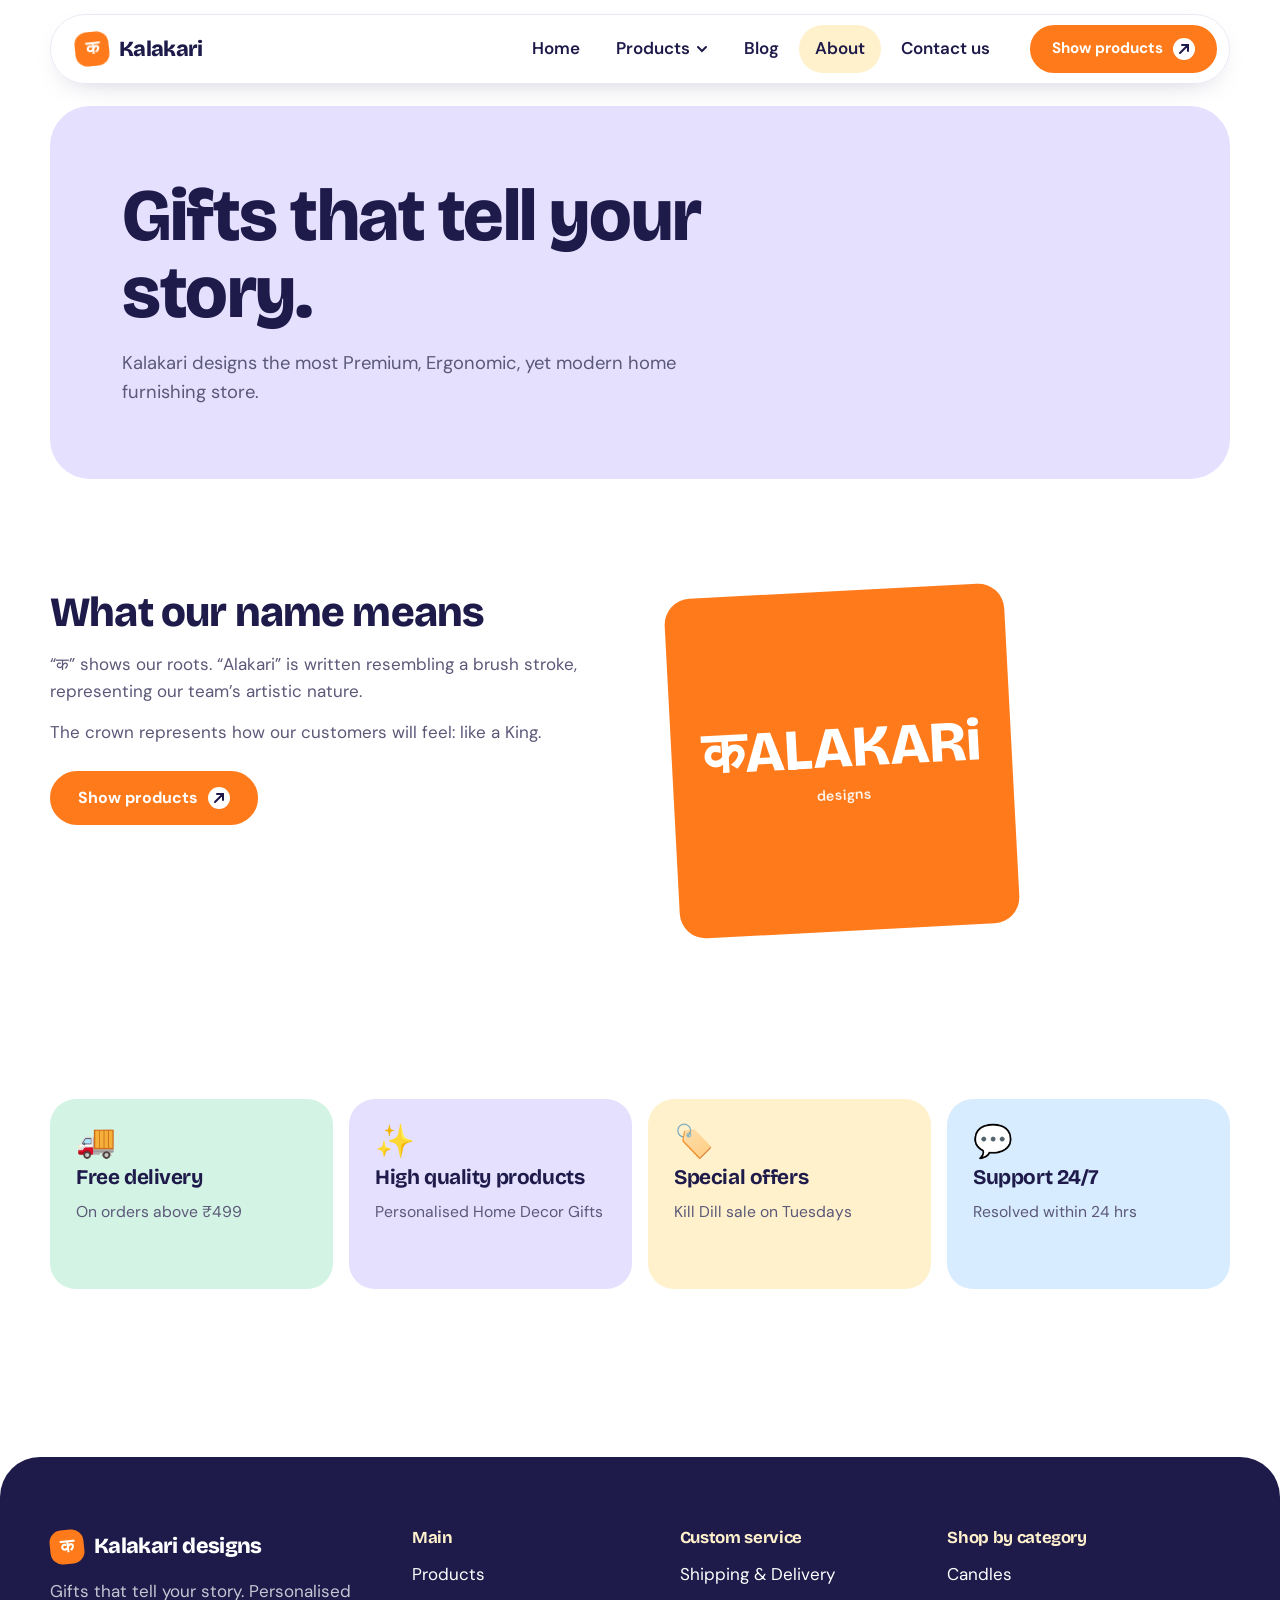
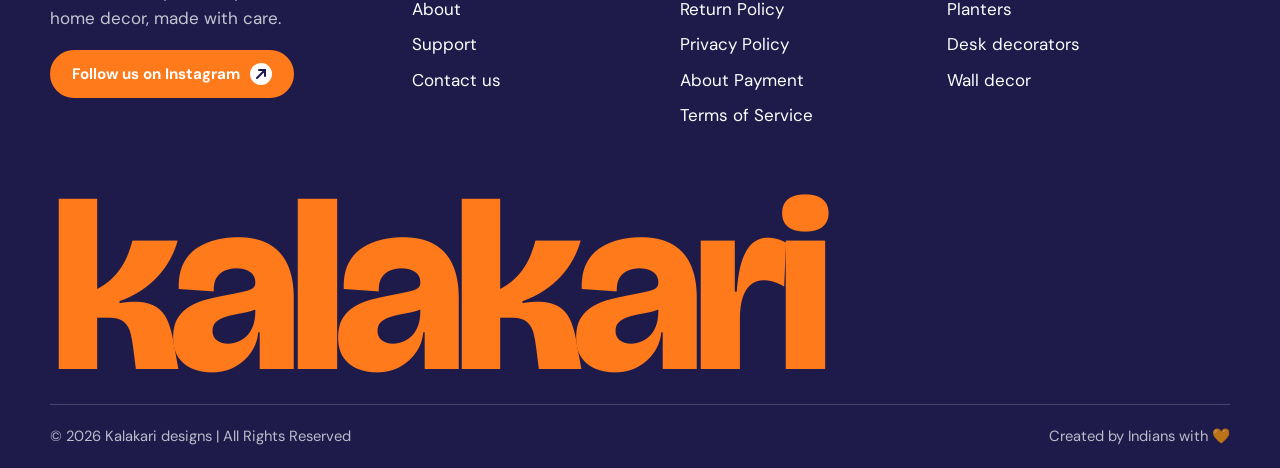
<file: about.html>
<!DOCTYPE html>
<html lang="en">
<head>
  <meta charset="utf-8">
  <meta name="viewport" content="width=device-width, initial-scale=1">
  <title>About | Kalakari Designs</title>
  <meta name="description" content="The story behind Kalakari Designs: premium, ergonomic, modern home decor made by Indians.">
  <meta name="theme-color" content="#ffffff">
  <meta property="og:title" content="About | Kalakari Designs">
  <meta property="og:description" content="The story behind Kalakari Designs: premium, ergonomic, modern home decor made by Indians.">
  <meta property="og:type" content="website">
  <link rel="icon" href="data:image/svg+xml,%3Csvg xmlns='http://www.w3.org/2000/svg' viewBox='0 0 100 100'%3E%3Crect width='100' height='100' rx='28' fill='%23ff7a1a'/%3E%3Ctext x='50' y='70' font-size='62' text-anchor='middle' fill='white' font-family='sans-serif' font-weight='bold'%3E%E0%A4%95%3C/text%3E%3C/svg%3E">
  <link rel="preconnect" href="https://fonts.googleapis.com">
  <link rel="preconnect" href="https://fonts.gstatic.com" crossorigin>
  <link href="https://fonts.googleapis.com/css2?family=Bricolage+Grotesque:opsz,wght@12..96,700;12..96,800&family=DM+Sans:wght@400;500;600;700&display=swap" rel="stylesheet">
  <link rel="stylesheet" href="css/styles.css">
</head>
<body>
<a class="skip-link" href="#main">Skip to content</a>
<header class="site-header">
  <div class="container">
    <nav class="nav" aria-label="Main">
      <a class="brand" href="index.html" aria-label="Kalakari Designs home"><span class="brand__mark" aria-hidden="true">क</span>Kalakari</a>
      <button class="nav__burger" aria-label="Open menu" aria-expanded="false"><span></span><span></span><span></span></button>
      <div class="nav__links">
        <a class="nav__link" href="index.html">Home</a>
        <div class="nav__drop">
          <button class="nav__dropbtn" aria-expanded="false" aria-haspopup="true">Products
            <svg width="12" height="12" viewBox="0 0 12 12" fill="none" stroke="currentColor" stroke-width="2" stroke-linecap="round"><path d="m2 4 4 4 4-4"/></svg></button>
          <div class="nav__menu"><a href="shop.html?cat=candles">Candles</a><a href="shop.html?cat=planters">Planters</a><a href="shop.html?cat=key-chains">Key Chains</a><a href="shop.html?cat=coasters">Coasters</a><a href="shop.html?cat=fridge-magnets">Fridge Magnets</a><a href="shop.html?cat=toys">Toys</a><a href="shop.html?cat=desk-gadgets">Office Desk Decorators</a><a href="shop.html?cat=jewelry-box">Jewelry Box</a><a href="shop.html?cat=wall-decor">Wall Decor</a><a href="shop.html?cat=bathroom">Bathroom Solutions</a><a href="shop.html?cat=kitchen">Kitchen</a><a href="shop.html?cat=gaming">Gaming</a></div>
        </div>
        <a class="nav__link" href="blog.html">Blog</a>
        <a class="nav__link" href="about.html" aria-current="page">About</a>
        <a class="nav__link" href="contact.html">Contact us</a>
      </div>
      <a class="btn btn--orange btn--sm nav__cta" href="shop.html">Show products <span class="btn__arrow" aria-hidden="true"><svg width="12" height="12" viewBox="0 0 12 12" fill="none" stroke="currentColor" stroke-width="2" stroke-linecap="round"><path d="M2 10 10 2M4 2h6v6"/></svg></span></a>
    </nav>
  </div>
</header>
<main id="main">

<section class="page-hero">
  <div class="container"><div class="page-hero__panel">
    <h1>Gifts that tell your story.</h1>
    <p>Kalakari designs the most Premium, Ergonomic, yet modern home furnishing store.</p>
  </div></div>
</section>
<section class="section">
  <div class="container two-col">
    <div class="prose">
      <h2>What our name means</h2>
      <p>“क” shows our roots. “Alakari” is written resembling a brush stroke, representing our team’s artistic nature.</p>
      <p>The crown represents how our customers will feel: like a King.</p>
      <p style="margin-top:24px"><a class="btn btn--orange" href="shop.html">Show products <span class="btn__arrow" aria-hidden="true"><svg width="12" height="12" viewBox="0 0 12 12" fill="none" stroke="currentColor" stroke-width="2" stroke-linecap="round"><path d="M2 10 10 2M4 2h6v6"/></svg></span></a></p>
    </div>
    <div class="story__logo" style="max-width:340px;color:#fff" aria-hidden="true"><div>कALAKARi<small>designs</small></div></div>
  </div>
</section>
<section class="section section--tight">
  <div class="container"><div class="perks">
    <div class="perk"><span class="perk__icon" aria-hidden="true">🚚</span><h3>Free delivery</h3><p>On orders above ₹499</p></div>
    <div class="perk"><span class="perk__icon" aria-hidden="true">✨</span><h3>High quality products</h3><p>Personalised Home Decor Gifts</p></div>
    <div class="perk"><span class="perk__icon" aria-hidden="true">🏷️</span><h3>Special offers</h3><p>Kill Dill sale on Tuesdays</p></div>
    <div class="perk"><span class="perk__icon" aria-hidden="true">💬</span><h3>Support 24/7</h3><p>Resolved within 24 hrs</p></div>
  </div></div>
</section>

</main>
<footer class="footer">
  <div class="container">
    <div class="footer__cols">
      <div class="footer__about">
        <a class="brand" href="index.html"><span class="brand__mark" aria-hidden="true">क</span>Kalakari designs</a>
        <p>Gifts that tell your story. Personalised home decor, made with care.</p>
        <a class="btn btn--orange btn--sm" href="https://www.instagram.com/kalakari_designs_/" target="_blank" rel="noopener">Follow us on Instagram <span class="btn__arrow" aria-hidden="true"><svg width="12" height="12" viewBox="0 0 12 12" fill="none" stroke="currentColor" stroke-width="2" stroke-linecap="round"><path d="M2 10 10 2M4 2h6v6"/></svg></span></a>
      </div>
      <div>
        <h4>Main</h4>
        <ul><li><a href="shop.html">Products</a></li><li><a href="about.html">About</a></li><li><a href="contact.html">Support</a></li><li><a href="contact.html">Contact us</a></li></ul>
      </div>
      <div>
        <h4>Custom service</h4>
        <ul><li><a href="#">Shipping &amp; Delivery</a></li><li><a href="#">Return Policy</a></li><li><a href="#">Privacy Policy</a></li><li><a href="#">About Payment</a></li><li><a href="#">Terms of Service</a></li></ul>
      </div>
      <div>
        <h4>Shop by category</h4>
        <ul><li><a href="shop.html?cat=candles">Candles</a></li><li><a href="shop.html?cat=planters">Planters</a></li><li><a href="shop.html?cat=desk-gadgets">Desk decorators</a></li><li><a href="shop.html?cat=wall-decor">Wall decor</a></li></ul>
      </div>
    </div>
    <div class="footer__wordmark" aria-hidden="true">kalakari</div>
  </div>
  <div class="container footer__legal">
    <span>© <span data-year>2026</span> Kalakari designs | All Rights Reserved</span>
    <span>Created by Indians with 🧡</span>
  </div>
</footer>
<script src="js/products.js"></script>
<script src="js/main.js"></script>
</body>
</html>
</file>
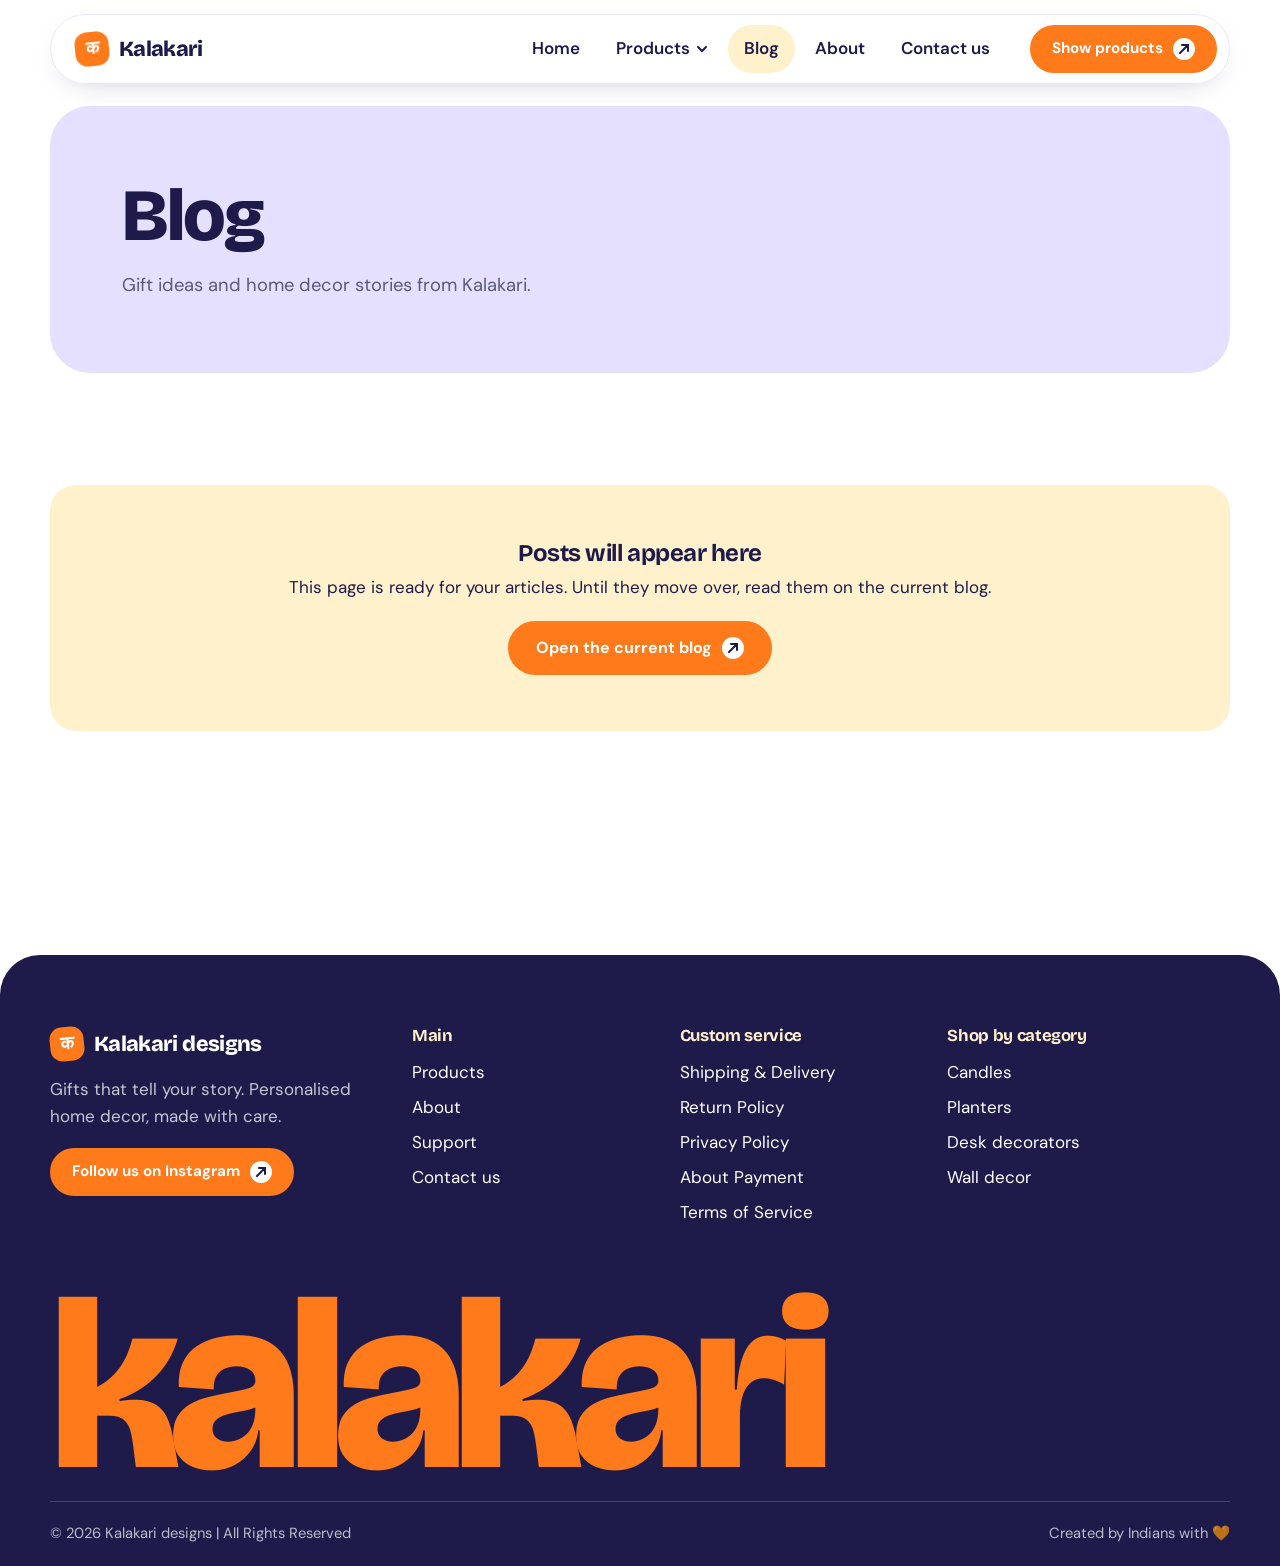
<file: blog.html>
<!DOCTYPE html>
<html lang="en">
<head>
  <meta charset="utf-8">
  <meta name="viewport" content="width=device-width, initial-scale=1">
  <title>Blog | Kalakari Designs</title>
  <meta name="description" content="Gift ideas and home decor stories from Kalakari Designs.">
  <meta name="theme-color" content="#ffffff">
  <meta property="og:title" content="Blog | Kalakari Designs">
  <meta property="og:description" content="Gift ideas and home decor stories from Kalakari Designs.">
  <meta property="og:type" content="website">
  <link rel="icon" href="data:image/svg+xml,%3Csvg xmlns='http://www.w3.org/2000/svg' viewBox='0 0 100 100'%3E%3Crect width='100' height='100' rx='28' fill='%23ff7a1a'/%3E%3Ctext x='50' y='70' font-size='62' text-anchor='middle' fill='white' font-family='sans-serif' font-weight='bold'%3E%E0%A4%95%3C/text%3E%3C/svg%3E">
  <link rel="preconnect" href="https://fonts.googleapis.com">
  <link rel="preconnect" href="https://fonts.gstatic.com" crossorigin>
  <link href="https://fonts.googleapis.com/css2?family=Bricolage+Grotesque:opsz,wght@12..96,700;12..96,800&family=DM+Sans:wght@400;500;600;700&display=swap" rel="stylesheet">
  <link rel="stylesheet" href="css/styles.css">
</head>
<body>
<a class="skip-link" href="#main">Skip to content</a>
<header class="site-header">
  <div class="container">
    <nav class="nav" aria-label="Main">
      <a class="brand" href="index.html" aria-label="Kalakari Designs home"><span class="brand__mark" aria-hidden="true">क</span>Kalakari</a>
      <button class="nav__burger" aria-label="Open menu" aria-expanded="false"><span></span><span></span><span></span></button>
      <div class="nav__links">
        <a class="nav__link" href="index.html">Home</a>
        <div class="nav__drop">
          <button class="nav__dropbtn" aria-expanded="false" aria-haspopup="true">Products
            <svg width="12" height="12" viewBox="0 0 12 12" fill="none" stroke="currentColor" stroke-width="2" stroke-linecap="round"><path d="m2 4 4 4 4-4"/></svg></button>
          <div class="nav__menu"><a href="shop.html?cat=candles">Candles</a><a href="shop.html?cat=planters">Planters</a><a href="shop.html?cat=key-chains">Key Chains</a><a href="shop.html?cat=coasters">Coasters</a><a href="shop.html?cat=fridge-magnets">Fridge Magnets</a><a href="shop.html?cat=toys">Toys</a><a href="shop.html?cat=desk-gadgets">Office Desk Decorators</a><a href="shop.html?cat=jewelry-box">Jewelry Box</a><a href="shop.html?cat=wall-decor">Wall Decor</a><a href="shop.html?cat=bathroom">Bathroom Solutions</a><a href="shop.html?cat=kitchen">Kitchen</a><a href="shop.html?cat=gaming">Gaming</a></div>
        </div>
        <a class="nav__link" href="blog.html" aria-current="page">Blog</a>
        <a class="nav__link" href="about.html">About</a>
        <a class="nav__link" href="contact.html">Contact us</a>
      </div>
      <a class="btn btn--orange btn--sm nav__cta" href="shop.html">Show products <span class="btn__arrow" aria-hidden="true"><svg width="12" height="12" viewBox="0 0 12 12" fill="none" stroke="currentColor" stroke-width="2" stroke-linecap="round"><path d="M2 10 10 2M4 2h6v6"/></svg></span></a>
    </nav>
  </div>
</header>
<main id="main">

<section class="page-hero">
  <div class="container"><div class="page-hero__panel">
    <h1>Blog</h1>
    <p>Gift ideas and home decor stories from Kalakari.</p>
  </div></div>
</section>
<section class="section">
  <div class="container">
    <div class="empty">
      <h3>Posts will appear here</h3>
      <p style="margin-bottom:20px">This page is ready for your articles. Until they move over, read them on the current blog.</p>
      <a class="btn btn--orange" href="https://kalakaridesigns.com/blog/" target="_blank" rel="noopener">Open the current blog <span class="btn__arrow" aria-hidden="true"><svg width="12" height="12" viewBox="0 0 12 12" fill="none" stroke="currentColor" stroke-width="2" stroke-linecap="round"><path d="M2 10 10 2M4 2h6v6"/></svg></span></a>
    </div>
  </div>
</section>

</main>
<footer class="footer">
  <div class="container">
    <div class="footer__cols">
      <div class="footer__about">
        <a class="brand" href="index.html"><span class="brand__mark" aria-hidden="true">क</span>Kalakari designs</a>
        <p>Gifts that tell your story. Personalised home decor, made with care.</p>
        <a class="btn btn--orange btn--sm" href="https://www.instagram.com/kalakari_designs_/" target="_blank" rel="noopener">Follow us on Instagram <span class="btn__arrow" aria-hidden="true"><svg width="12" height="12" viewBox="0 0 12 12" fill="none" stroke="currentColor" stroke-width="2" stroke-linecap="round"><path d="M2 10 10 2M4 2h6v6"/></svg></span></a>
      </div>
      <div>
        <h4>Main</h4>
        <ul><li><a href="shop.html">Products</a></li><li><a href="about.html">About</a></li><li><a href="contact.html">Support</a></li><li><a href="contact.html">Contact us</a></li></ul>
      </div>
      <div>
        <h4>Custom service</h4>
        <ul><li><a href="#">Shipping &amp; Delivery</a></li><li><a href="#">Return Policy</a></li><li><a href="#">Privacy Policy</a></li><li><a href="#">About Payment</a></li><li><a href="#">Terms of Service</a></li></ul>
      </div>
      <div>
        <h4>Shop by category</h4>
        <ul><li><a href="shop.html?cat=candles">Candles</a></li><li><a href="shop.html?cat=planters">Planters</a></li><li><a href="shop.html?cat=desk-gadgets">Desk decorators</a></li><li><a href="shop.html?cat=wall-decor">Wall decor</a></li></ul>
      </div>
    </div>
    <div class="footer__wordmark" aria-hidden="true">kalakari</div>
  </div>
  <div class="container footer__legal">
    <span>© <span data-year>2026</span> Kalakari designs | All Rights Reserved</span>
    <span>Created by Indians with 🧡</span>
  </div>
</footer>
<script src="js/products.js"></script>
<script src="js/main.js"></script>
</body>
</html>
</file>
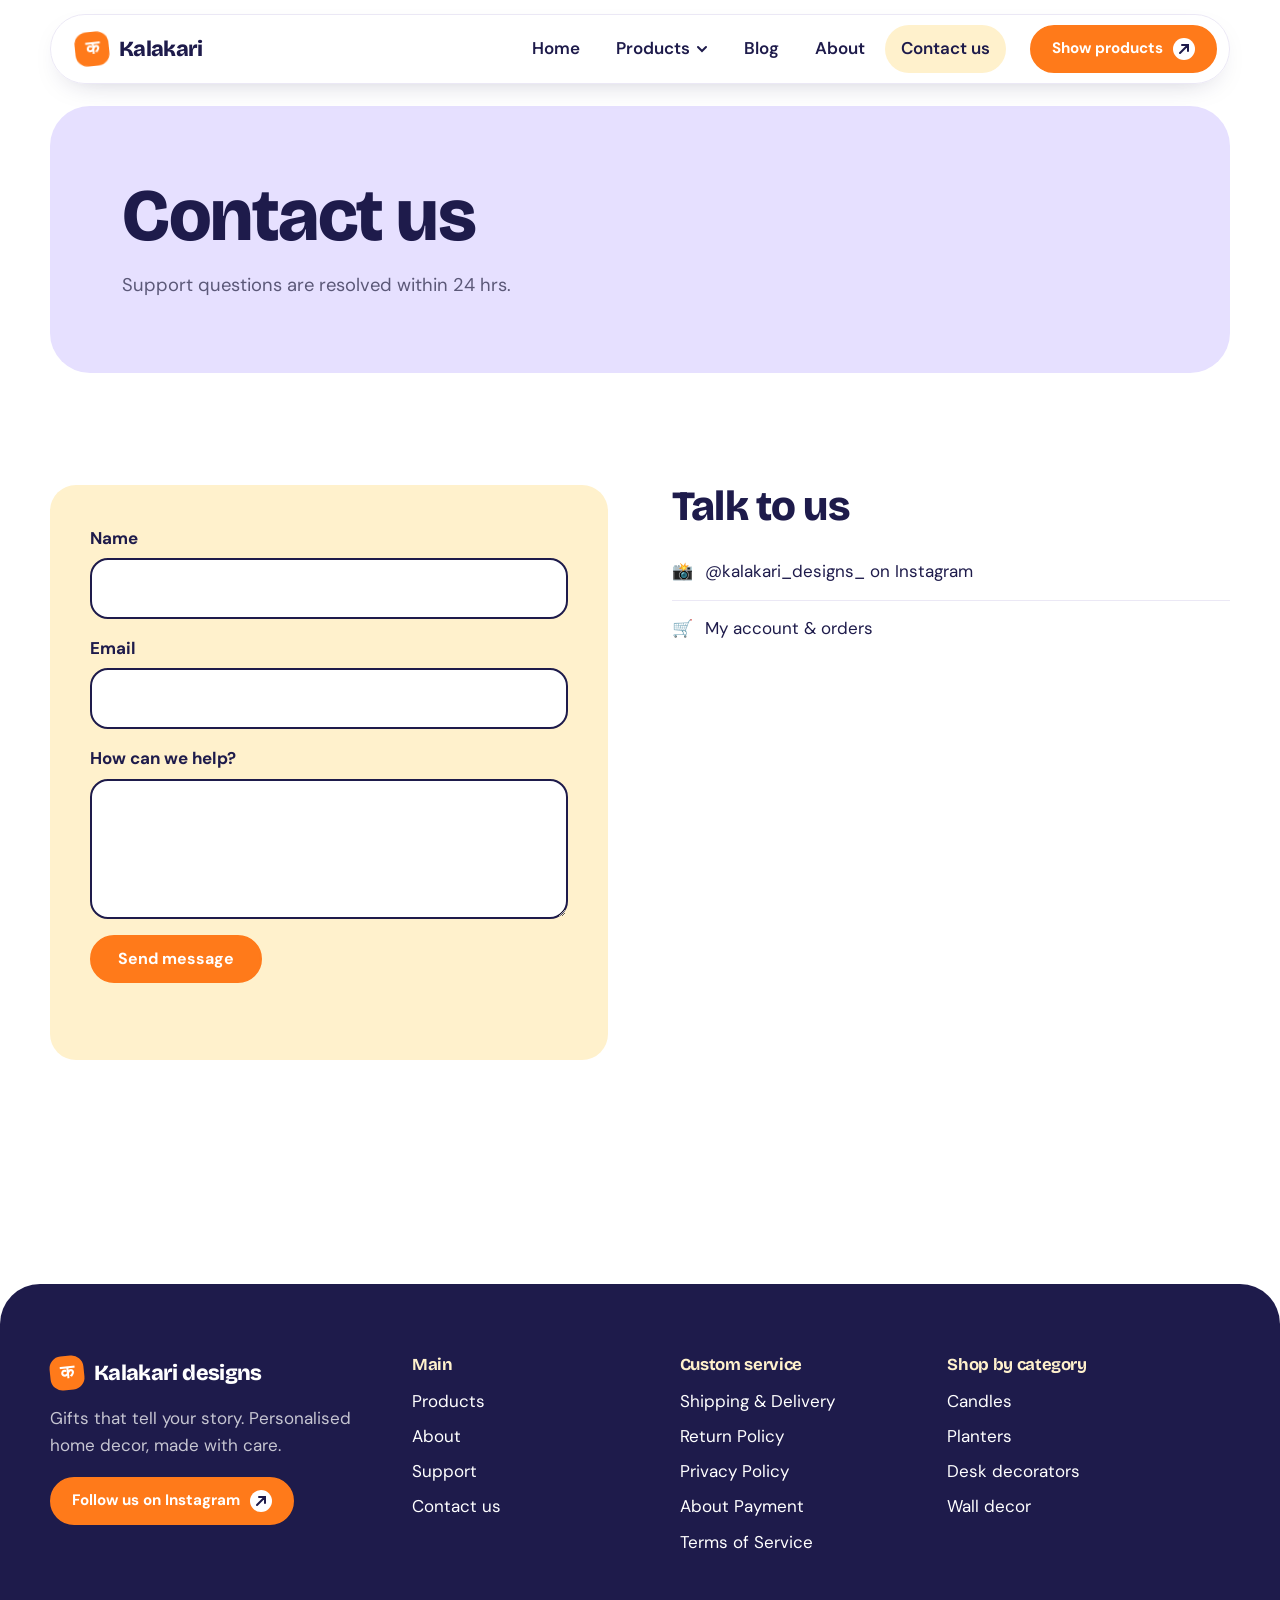
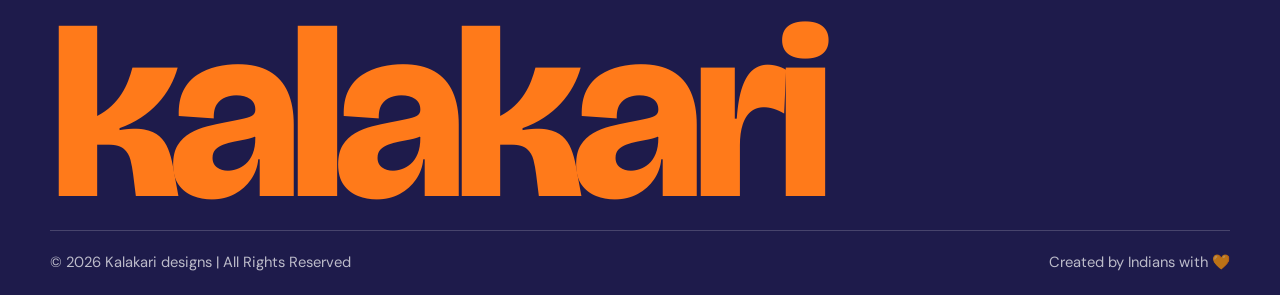
<file: contact.html>
<!DOCTYPE html>
<html lang="en">
<head>
  <meta charset="utf-8">
  <meta name="viewport" content="width=device-width, initial-scale=1">
  <title>Contact us | Kalakari Designs</title>
  <meta name="description" content="Get in touch with Kalakari Designs. Support resolved within 24 hrs.">
  <meta name="theme-color" content="#ffffff">
  <meta property="og:title" content="Contact us | Kalakari Designs">
  <meta property="og:description" content="Get in touch with Kalakari Designs. Support resolved within 24 hrs.">
  <meta property="og:type" content="website">
  <link rel="icon" href="data:image/svg+xml,%3Csvg xmlns='http://www.w3.org/2000/svg' viewBox='0 0 100 100'%3E%3Crect width='100' height='100' rx='28' fill='%23ff7a1a'/%3E%3Ctext x='50' y='70' font-size='62' text-anchor='middle' fill='white' font-family='sans-serif' font-weight='bold'%3E%E0%A4%95%3C/text%3E%3C/svg%3E">
  <link rel="preconnect" href="https://fonts.googleapis.com">
  <link rel="preconnect" href="https://fonts.gstatic.com" crossorigin>
  <link href="https://fonts.googleapis.com/css2?family=Bricolage+Grotesque:opsz,wght@12..96,700;12..96,800&family=DM+Sans:wght@400;500;600;700&display=swap" rel="stylesheet">
  <link rel="stylesheet" href="css/styles.css">
</head>
<body>
<a class="skip-link" href="#main">Skip to content</a>
<header class="site-header">
  <div class="container">
    <nav class="nav" aria-label="Main">
      <a class="brand" href="index.html" aria-label="Kalakari Designs home"><span class="brand__mark" aria-hidden="true">क</span>Kalakari</a>
      <button class="nav__burger" aria-label="Open menu" aria-expanded="false"><span></span><span></span><span></span></button>
      <div class="nav__links">
        <a class="nav__link" href="index.html">Home</a>
        <div class="nav__drop">
          <button class="nav__dropbtn" aria-expanded="false" aria-haspopup="true">Products
            <svg width="12" height="12" viewBox="0 0 12 12" fill="none" stroke="currentColor" stroke-width="2" stroke-linecap="round"><path d="m2 4 4 4 4-4"/></svg></button>
          <div class="nav__menu"><a href="shop.html?cat=candles">Candles</a><a href="shop.html?cat=planters">Planters</a><a href="shop.html?cat=key-chains">Key Chains</a><a href="shop.html?cat=coasters">Coasters</a><a href="shop.html?cat=fridge-magnets">Fridge Magnets</a><a href="shop.html?cat=toys">Toys</a><a href="shop.html?cat=desk-gadgets">Office Desk Decorators</a><a href="shop.html?cat=jewelry-box">Jewelry Box</a><a href="shop.html?cat=wall-decor">Wall Decor</a><a href="shop.html?cat=bathroom">Bathroom Solutions</a><a href="shop.html?cat=kitchen">Kitchen</a><a href="shop.html?cat=gaming">Gaming</a></div>
        </div>
        <a class="nav__link" href="blog.html">Blog</a>
        <a class="nav__link" href="about.html">About</a>
        <a class="nav__link" href="contact.html" aria-current="page">Contact us</a>
      </div>
      <a class="btn btn--orange btn--sm nav__cta" href="shop.html">Show products <span class="btn__arrow" aria-hidden="true"><svg width="12" height="12" viewBox="0 0 12 12" fill="none" stroke="currentColor" stroke-width="2" stroke-linecap="round"><path d="M2 10 10 2M4 2h6v6"/></svg></span></a>
    </nav>
  </div>
</header>
<main id="main">

<section class="page-hero">
  <div class="container"><div class="page-hero__panel">
    <h1>Contact us</h1>
    <p>Support questions are resolved within 24 hrs.</p>
  </div></div>
</section>
<section class="section">
  <div class="container two-col">
    <div class="card">
      <form data-form="contact" novalidate>
        <div class="field"><label for="c-name">Name</label><input class="input" id="c-name" name="name" required autocomplete="name"></div>
        <div class="field"><label for="c-email">Email</label><input class="input" id="c-email" type="email" name="email" required autocomplete="email"></div>
        <div class="field"><label for="c-msg">How can we help?</label><textarea id="c-msg" name="message" required></textarea></div>
        <button class="btn btn--orange" type="submit">Send message</button>
        <p class="form-note" role="status"></p>
      </form>
    </div>
    <div class="prose">
      <h2>Talk to us</h2>
      <ul class="contact-list">
        <li>📸 <a href="https://www.instagram.com/kalakari_designs_/" target="_blank" rel="noopener">@kalakari_designs_ on Instagram</a></li>
        <li>🛒 <a href="https://kalakaridesigns.com/my-account/" target="_blank" rel="noopener">My account &amp; orders</a></li>
        <!-- TODO: add your support email / phone / address here -->
      </ul>
    </div>
  </div>
</section>

</main>
<footer class="footer">
  <div class="container">
    <div class="footer__cols">
      <div class="footer__about">
        <a class="brand" href="index.html"><span class="brand__mark" aria-hidden="true">क</span>Kalakari designs</a>
        <p>Gifts that tell your story. Personalised home decor, made with care.</p>
        <a class="btn btn--orange btn--sm" href="https://www.instagram.com/kalakari_designs_/" target="_blank" rel="noopener">Follow us on Instagram <span class="btn__arrow" aria-hidden="true"><svg width="12" height="12" viewBox="0 0 12 12" fill="none" stroke="currentColor" stroke-width="2" stroke-linecap="round"><path d="M2 10 10 2M4 2h6v6"/></svg></span></a>
      </div>
      <div>
        <h4>Main</h4>
        <ul><li><a href="shop.html">Products</a></li><li><a href="about.html">About</a></li><li><a href="contact.html">Support</a></li><li><a href="contact.html">Contact us</a></li></ul>
      </div>
      <div>
        <h4>Custom service</h4>
        <ul><li><a href="#">Shipping &amp; Delivery</a></li><li><a href="#">Return Policy</a></li><li><a href="#">Privacy Policy</a></li><li><a href="#">About Payment</a></li><li><a href="#">Terms of Service</a></li></ul>
      </div>
      <div>
        <h4>Shop by category</h4>
        <ul><li><a href="shop.html?cat=candles">Candles</a></li><li><a href="shop.html?cat=planters">Planters</a></li><li><a href="shop.html?cat=desk-gadgets">Desk decorators</a></li><li><a href="shop.html?cat=wall-decor">Wall decor</a></li></ul>
      </div>
    </div>
    <div class="footer__wordmark" aria-hidden="true">kalakari</div>
  </div>
  <div class="container footer__legal">
    <span>© <span data-year>2026</span> Kalakari designs | All Rights Reserved</span>
    <span>Created by Indians with 🧡</span>
  </div>
</footer>
<script src="js/products.js"></script>
<script src="js/main.js"></script>
</body>
</html>
</file>
<file: css/styles.css>
/* ==========================================================================
   Kalakari Designs — styles.css
   Theme inspired by gokiwi.in: bright white canvas, soft tinted panels,
   floating pill navigation, chunky rounded type, horizontal showcase cards.
   Edit the tokens in :root to re-theme the whole site.
   ========================================================================== */

:root {
  /* colour tokens */
  --ink: #1e1b4b;          /* text + dark panels */
  --ink-soft: #5b5878;     /* secondary text */
  --paper: #ffffff;        /* page background */
  --marigold: #ff7a1a;     /* brand accent (the Kalakari orange) */
  --marigold-dark: #e65f00;
  --butter: #fff1cc;       /* tinted panels */
  --mint: #d3f3e4;
  --lilac: #e6e0ff;
  --rose: #ffe0da;
  --sky: #d8ecff;
  --line: #ebe8f5;

  /* type */
  --font-display: "Bricolage Grotesque", "Trebuchet MS", system-ui, sans-serif;
  --font-body: "DM Sans", system-ui, -apple-system, "Segoe UI", sans-serif;

  /* shape — radius follows hierarchy: panels > cards > chips */
  --r-panel: 40px;
  --r-card: 26px;
  --r-chip: 999px;

  --container: 1180px;
  --gutter: clamp(16px, 4vw, 32px);
  --shadow-lift: 0 18px 40px -18px rgba(30, 27, 75, 0.35);
}

/* ---------- reset ---------- */
*, *::before, *::after { box-sizing: border-box; }
html { scroll-behavior: smooth; -webkit-text-size-adjust: 100%; }
body {
  margin: 0;
  font-family: var(--font-body);
  font-size: 1.0625rem;
  line-height: 1.6;
  color: var(--ink);
  background: var(--paper);
  -webkit-font-smoothing: antialiased;
}
img, svg { max-width: 100%; display: block; }
a { color: inherit; text-decoration: none; }
button, input, select, textarea { font: inherit; color: inherit; }
button { cursor: pointer; }
h1, h2, h3, h4 { font-family: var(--font-display); line-height: 1.05; margin: 0; letter-spacing: -0.02em; }
p { margin: 0; }
ul { margin: 0; padding: 0; list-style: none; }

:focus-visible { outline: 3px solid var(--marigold); outline-offset: 3px; border-radius: 8px; }

.skip-link {
  position: absolute; left: 16px; top: -60px; z-index: 100;
  background: var(--ink); color: #fff; padding: 10px 18px; border-radius: var(--r-chip);
}
.skip-link:focus { top: 12px; }

.container { width: min(100% - 2 * var(--gutter), var(--container)); margin-inline: auto; }
.section { padding-block: clamp(56px, 9vw, 112px); }
.section--tight { padding-block: clamp(32px, 5vw, 56px); }

/* ---------- buttons ---------- */
.btn {
  display: inline-flex; align-items: center; justify-content: center; gap: 10px;
  padding: 14px 26px; border-radius: var(--r-chip); border: 2px solid var(--ink);
  font-weight: 700; font-size: 1rem; line-height: 1; white-space: nowrap;
  background: var(--ink); color: #fff;
  transition: transform .18s ease, background .18s ease, color .18s ease;
}
.btn:hover { transform: translateY(-2px); }
.btn--orange { background: var(--marigold); border-color: var(--marigold); color: #fff; }
.btn--orange:hover { background: var(--marigold-dark); border-color: var(--marigold-dark); }
.btn--ghost { background: transparent; color: var(--ink); }
.btn--ghost:hover { background: var(--ink); color: #fff; }
.btn--sm { padding: 11px 20px; font-size: .95rem; }
.btn__arrow {
  width: 22px; height: 22px; border-radius: 50%; background: #fff; color: var(--ink);
  display: grid; place-items: center; flex: none; transition: transform .18s ease;
}
.btn:hover .btn__arrow { transform: translate(2px, -2px); }

/* ---------- header ---------- */
.site-header { position: sticky; top: 0; z-index: 50; padding: 14px 0; pointer-events: none; }
.nav {
  pointer-events: auto;
  display: flex; align-items: center; gap: 18px;
  background: rgba(255, 255, 255, .92); backdrop-filter: blur(12px);
  border: 1.5px solid var(--line); border-radius: var(--r-chip);
  padding: 10px 12px 10px 24px;
  box-shadow: 0 10px 30px -18px rgba(30, 27, 75, .35);
}
.brand { display: flex; align-items: center; gap: 10px; font-family: var(--font-display); font-weight: 800; font-size: 1.35rem; letter-spacing: -0.03em; }
.brand__mark {
  width: 34px; height: 34px; border-radius: 12px; background: var(--marigold); color: #fff;
  display: grid; place-items: center; font-size: 1.15rem; transform: rotate(-6deg);
}
.nav__links { display: flex; align-items: center; gap: 4px; margin-left: auto; }
.nav__link, .nav__dropbtn {
  padding: 10px 16px; border-radius: var(--r-chip); font-weight: 600; background: none; border: 0;
  display: inline-flex; align-items: center; gap: 6px;
}
.nav__link:hover, .nav__dropbtn:hover, .nav__link[aria-current="page"] { background: var(--butter); }
.nav__drop { position: relative; }
.nav__menu {
  position: absolute; top: calc(100% + 10px); left: 50%; transform: translateX(-50%);
  width: min(620px, 90vw); background: #fff; border: 1.5px solid var(--line);
  border-radius: var(--r-card); padding: 18px; box-shadow: var(--shadow-lift);
  display: none; grid-template-columns: repeat(3, 1fr); gap: 4px;
}
.nav__drop.is-open .nav__menu { display: grid; }
.nav__menu a { padding: 9px 12px; border-radius: 12px; font-weight: 500; }
.nav__menu a:hover { background: var(--butter); }
.nav__burger { display: none; margin-left: auto; width: 46px; height: 46px; border-radius: 50%; border: 0; background: var(--butter); }
.nav__burger span { display: block; width: 20px; height: 2.5px; background: var(--ink); margin: 4px auto; border-radius: 2px; transition: transform .2s; }
.nav__cta { margin-left: 6px; }

/* ---------- hero ---------- */
.hero { padding-top: 8px; }
.hero__panel {
  position: relative; overflow: hidden; background: var(--butter);
  border-radius: var(--r-panel); padding: clamp(32px, 6vw, 80px) clamp(24px, 5vw, 72px);
  display: grid; grid-template-columns: 1.15fr .85fr; gap: 32px; align-items: center; min-height: 600px;
}
.hero__kicker { font-weight: 700; color: var(--ink-soft); margin-bottom: 18px; font-size: 1.05rem; }
.hero h1 { font-size: clamp(2.4rem, 6.2vw, 5rem); font-weight: 800; }
.hero h1 .line { display: flex; flex-wrap: wrap; align-items: center; column-gap: .28em; row-gap: .08em; }
.hero h1 .line + .line { margin-top: .22em; }
.sticker {
  display: inline-block; padding: .02em .32em .08em; border-radius: .42em;
  background: var(--marigold); color: #fff; transform: rotate(-3deg);
}
.sticker--ink { background: var(--ink); transform: rotate(2.5deg); }
.hero__cta { margin-top: 36px; display: flex; flex-wrap: wrap; gap: 14px; align-items: center; }
.hero__scroll { font-weight: 600; color: var(--ink-soft); display: inline-flex; gap: 8px; align-items: center; }
.hero__scroll svg { animation: bob 1.8s ease-in-out infinite; }

.hero__stage { position: relative; height: 480px; }
.tile {
  position: absolute; border-radius: var(--r-card); overflow: hidden; background: #fff;
  box-shadow: var(--shadow-lift); display: grid; place-items: center;
}
.tile img { position: absolute; inset: 0; width: 100%; height: 100%; object-fit: cover; }
.tile__emoji { font-size: clamp(3.5rem, 8vw, 6rem); line-height: 1; }
.tile--a { width: 62%; aspect-ratio: 1; left: 0; top: 4%; background: var(--rose); --rot: -6deg; }
.tile--b { width: 52%; aspect-ratio: 1; right: 0; top: 0; background: var(--mint); --rot: 5deg; }
.tile--c { width: 56%; aspect-ratio: 1; right: 8%; bottom: 0; background: var(--lilac); --rot: -2deg; }
.tile { transform: rotate(var(--rot, 0deg)); animation: pop .7s cubic-bezier(.2, 1.2, .4, 1) both; }
.tile--b { animation-delay: .12s; }
.tile--c { animation-delay: .24s; }
.hero__badge {
  position: absolute; left: 4%; bottom: 6%; z-index: 2;
  background: var(--ink); color: #fff; border-radius: 22px; padding: 14px 18px; transform: rotate(-4deg);
  font-weight: 700; line-height: 1.25; animation: pop .7s .4s cubic-bezier(.2, 1.2, .4, 1) both;
}
.hero__badge small { display: block; font-weight: 500; opacity: .8; }

@keyframes pop { from { opacity: 0; transform: translateY(24px) rotate(var(--rot, 0deg)) scale(.92); } to { opacity: 1; transform: rotate(var(--rot, 0deg)); } }
@keyframes bob { 50% { transform: translateY(5px); } }

/* ---------- section heading ---------- */
.sec-head { display: flex; justify-content: space-between; align-items: end; gap: 24px; margin-bottom: 36px; flex-wrap: wrap; }
.sec-head h2 { font-size: clamp(2rem, 4.6vw, 3.4rem); font-weight: 800; max-width: 16ch; }
.sec-head p { color: var(--ink-soft); max-width: 40ch; margin-top: 12px; }

/* ---------- perks ---------- */
.perks { display: grid; grid-template-columns: repeat(4, 1fr); gap: 16px; }
.perk { border-radius: var(--r-card); padding: 26px; display: flex; flex-direction: column; gap: 10px; min-height: 190px; }
.perk:nth-child(1) { background: var(--mint); }
.perk:nth-child(2) { background: var(--lilac); }
.perk:nth-child(3) { background: var(--butter); }
.perk:nth-child(4) { background: var(--sky); }
.perk__icon { font-size: 2rem; line-height: 1; }
.perk h3 { font-size: 1.3rem; font-weight: 700; }
.perk p { color: var(--ink-soft); font-size: .98rem; }

/* ---------- horizontal showcase (categories / what's new) ---------- */
.rail-wrap { position: relative; }
.rail {
  display: flex; gap: 18px; overflow-x: auto; scroll-snap-type: x mandatory;
  padding: 6px var(--gutter) 28px; margin-inline: calc(-1 * var(--gutter));
  scrollbar-width: none;
}
.rail::-webkit-scrollbar { display: none; }
.rail > * { scroll-snap-align: start; flex: none; }
.rail-controls { display: flex; gap: 10px; }
.round-btn {
  width: 52px; height: 52px; border-radius: 50%; border: 2px solid var(--ink); background: #fff;
  display: grid; place-items: center; transition: background .18s, color .18s;
}
.round-btn:hover { background: var(--ink); color: #fff; }

.cat-card {
  width: min(330px, 80vw); min-height: 400px; border-radius: var(--r-card); padding: 28px;
  display: flex; flex-direction: column; justify-content: space-between; transition: transform .2s ease;
}
.cat-card:hover { transform: translateY(-6px); }
.cat-card__chip {
  align-self: flex-start; background: rgba(255,255,255,.75); padding: 7px 14px; border-radius: var(--r-chip);
  font-weight: 700; font-size: .9rem;
}
.cat-card h3 { font-size: 1.75rem; font-weight: 800; margin-top: 18px; }
.cat-card p { margin-top: 8px; color: var(--ink-soft); }
.cat-card__art { font-size: 6rem; line-height: 1; align-self: flex-end; }
.cat-card--feature { width: min(420px, 86vw); background: var(--ink) !important; color: #fff; }
.cat-card--feature p { color: rgba(255,255,255,.8); }
.cat-card--feature .cat-card__chip { background: var(--marigold); color: #fff; }
.cat-card--feature .btn { align-self: flex-start; margin-top: 18px; background: #fff; color: var(--ink); border-color: #fff; }

/* ---------- product cards ---------- */
.grid { display: grid; grid-template-columns: repeat(auto-fill, minmax(230px, 1fr)); gap: 22px; }
.pcard { display: flex; flex-direction: column; gap: 14px; }
.pcard__media {
  position: relative; aspect-ratio: 1; border-radius: var(--r-card); overflow: hidden;
  display: grid; place-items: center; transition: transform .2s ease;
}
.pcard:hover .pcard__media { transform: translateY(-4px) rotate(-1deg); }
.pcard__media img { position: absolute; inset: 0; width: 100%; height: 100%; object-fit: cover; }
.pcard__emoji { font-size: 4.6rem; line-height: 1; }
.pcard__badge {
  position: absolute; top: 12px; left: 12px; z-index: 1; background: var(--marigold); color: #fff;
  font-weight: 700; font-size: .85rem; padding: 6px 12px; border-radius: var(--r-chip);
}
.pcard__name { font-family: var(--font-display); font-weight: 700; font-size: 1.12rem; line-height: 1.2; letter-spacing: -.01em; }
.pcard__price { display: flex; gap: 10px; align-items: baseline; font-weight: 700; }
.pcard__was { color: var(--ink-soft); text-decoration: line-through; font-weight: 500; font-size: .95rem; }
.pcard__cat { color: var(--ink-soft); font-size: .9rem; }
.pcard--rail { width: 250px; }
.tint-0 { background: var(--rose); } .tint-1 { background: var(--mint); } .tint-2 { background: var(--lilac); }
.tint-3 { background: var(--butter); } .tint-4 { background: var(--sky); }

/* ---------- brand story ---------- */
.story {
  background: var(--ink); color: #fff; border-radius: var(--r-panel);
  padding: clamp(32px, 6vw, 80px); display: grid; grid-template-columns: .8fr 1.2fr; gap: clamp(24px, 5vw, 64px); align-items: center;
}
.story__logo {
  aspect-ratio: 1; border-radius: var(--r-card); background: var(--marigold);
  display: grid; place-items: center; font-family: var(--font-display); font-weight: 800;
  font-size: clamp(2.2rem, 5vw, 3.6rem); text-align: center; line-height: 1; transform: rotate(-3deg); padding: 16px;
}
.story__logo small { display: block; font-size: .9rem; font-weight: 600; margin-top: 10px; opacity: .9; font-family: var(--font-body); }
.story h2 { font-size: clamp(1.8rem, 3.6vw, 2.8rem); font-weight: 700; line-height: 1.15; max-width: 22ch; }
.story p { margin: 18px 0 28px; color: rgba(255,255,255,.82); max-width: 52ch; }
.story .btn { background: #fff; color: var(--ink); border-color: #fff; }

/* ---------- sale / newsletter ---------- */
.sale {
  background: var(--butter); border-radius: var(--r-panel); padding: clamp(28px, 6vw, 72px);
  display: grid; grid-template-columns: auto 1fr; gap: clamp(20px, 5vw, 56px); align-items: center;
}
.sale__off {
  width: clamp(130px, 20vw, 200px); aspect-ratio: 1; border-radius: 50%; background: var(--marigold); color: #fff;
  display: grid; place-items: center; text-align: center; transform: rotate(-8deg);
  font-family: var(--font-display); font-weight: 800; line-height: .9; font-size: clamp(2.6rem, 6vw, 4.4rem);
}
.sale__off small { display: block; font-size: .4em; font-weight: 700; }
.sale h2 { font-size: clamp(1.8rem, 4vw, 3rem); font-weight: 800; }
.sale p { margin-top: 10px; color: var(--ink-soft); }
.form-row { display: flex; gap: 10px; margin-top: 24px; flex-wrap: wrap; }
.input {
  flex: 1 1 240px; padding: 15px 22px; border-radius: var(--r-chip); border: 2px solid var(--ink); background: #fff;
}
.form-note { margin-top: 12px; font-weight: 600; min-height: 1.5em; }

/* ---------- marquee ---------- */
.marquee { overflow: hidden; border-block: 1.5px solid var(--line); padding-block: 22px; }
.marquee__track { display: flex; gap: 48px; width: max-content; animation: slide 36s linear infinite; }
.marquee__track span { font-family: var(--font-display); font-weight: 800; font-size: clamp(1.6rem, 3.4vw, 2.6rem); white-space: nowrap; }
.marquee__track span:nth-child(even) { color: var(--marigold); }
@keyframes slide { to { transform: translateX(-50%); } }

/* ---------- footer ---------- */
.footer { background: var(--ink); color: #fff; border-radius: var(--r-panel) var(--r-panel) 0 0; margin-top: clamp(56px, 9vw, 112px); padding-top: clamp(40px, 6vw, 72px); overflow: hidden; }
.footer__cols { display: grid; grid-template-columns: 1.4fr 1fr 1fr 1.2fr; gap: 32px; }
.footer h4 { font-size: 1.05rem; margin-bottom: 14px; color: var(--butter); }
.footer li + li { margin-top: 8px; }
.footer a:hover { text-decoration: underline; text-underline-offset: 4px; }
.footer__about p { color: rgba(255,255,255,.75); margin: 14px 0 18px; max-width: 32ch; }
.footer__wordmark {
  font-family: var(--font-display); font-weight: 800; letter-spacing: -.05em; line-height: .8;
  font-size: clamp(4rem, 19vw, 17rem); margin-top: 40px; white-space: nowrap; color: var(--marigold);
  transform: translateY(12%); user-select: none;
}
.footer__legal { border-top: 1px solid rgba(255,255,255,.18); margin-top: 40px; padding-block: 20px; color: rgba(255,255,255,.7); font-size: .92rem; display: flex; justify-content: space-between; gap: 12px; flex-wrap: wrap; }

/* ---------- inner pages ---------- */
.page-hero { padding-top: 8px; }
.page-hero__panel { border-radius: var(--r-panel); background: var(--lilac); padding: clamp(32px, 6vw, 72px); }
.page-hero h1 { font-size: clamp(2.4rem, 6vw, 4.6rem); font-weight: 800; max-width: 14ch; }
.page-hero p { margin-top: 16px; color: var(--ink-soft); max-width: 48ch; font-size: 1.15rem; }

.toolbar { display: flex; gap: 14px; flex-wrap: wrap; align-items: center; margin-bottom: 28px; }
.chips { display: flex; gap: 8px; flex-wrap: wrap; flex: 1 1 100%; }
.chip { padding: 9px 18px; border-radius: var(--r-chip); border: 2px solid var(--line); background: #fff; font-weight: 600; }
.chip:hover { border-color: var(--ink); }
.chip.is-active { background: var(--ink); border-color: var(--ink); color: #fff; }
.toolbar .input { flex: 1 1 260px; max-width: 420px; padding-block: 12px; }
.select { padding: 12px 22px; border-radius: var(--r-chip); border: 2px solid var(--ink); background: #fff; }
.empty { padding: 56px 20px; text-align: center; background: var(--butter); border-radius: var(--r-card); }
.empty h3 { font-size: 1.5rem; margin-bottom: 8px; }

.two-col { display: grid; grid-template-columns: 1fr 1fr; gap: clamp(24px, 5vw, 64px); align-items: start; }
.prose h2 { font-size: clamp(1.8rem, 3.6vw, 2.6rem); font-weight: 800; margin-bottom: 16px; }
.prose p + p { margin-top: 14px; }
.prose p { color: var(--ink-soft); max-width: 56ch; }
.card { background: var(--butter); border-radius: var(--r-card); padding: clamp(22px, 4vw, 40px); }
.field { display: flex; flex-direction: column; gap: 6px; margin-bottom: 16px; }
.field label { font-weight: 700; }
.field .input, .field textarea { flex: none; width: 100%; border-radius: 18px; }
.field textarea { min-height: 140px; padding: 15px 22px; border: 2px solid var(--ink); background: #fff; resize: vertical; }
.contact-list li { display: flex; gap: 12px; align-items: center; padding: 14px 0; border-bottom: 1.5px solid var(--line); }
.contact-list li:last-child { border: 0; }

/* ---------- responsive ---------- */
@media (max-width: 980px) {
  .hero__panel { grid-template-columns: 1fr; min-height: 0; }
  .hero__stage { height: 380px; max-width: 480px; }
  .perks { grid-template-columns: repeat(2, 1fr); }
  .story, .two-col { grid-template-columns: 1fr; }
  .story__logo { max-width: 260px; }
  .footer__cols { grid-template-columns: 1fr 1fr; }
}
@media (max-width: 860px) {
  .nav__burger { display: block; }
  .nav__cta { display: none; }
  .nav__links {
    position: absolute; left: 0; right: 0; top: calc(100% + 8px); margin: 0;
    flex-direction: column; align-items: stretch; background: #fff; border: 1.5px solid var(--line);
    border-radius: var(--r-card); padding: 12px; box-shadow: var(--shadow-lift); display: none;
  }
  .site-header.is-open .nav__links { display: flex; }
  .site-header .container { position: relative; }
  .nav__menu { position: static; transform: none; width: 100%; box-shadow: none; border: 0; padding: 6px 0 0; grid-template-columns: 1fr 1fr; }
  .nav__dropbtn, .nav__link { width: 100%; justify-content: space-between; }
}
@media (max-width: 560px) {
  .perks { grid-template-columns: 1fr; }
  .sale { grid-template-columns: 1fr; }
  .grid { grid-template-columns: repeat(2, 1fr); gap: 14px; }
  .pcard__name { font-size: 1rem; }
  .footer__cols { grid-template-columns: 1fr; }
}

@media (prefers-reduced-motion: reduce) {
  html { scroll-behavior: auto; }
  *, *::before, *::after { animation: none !important; transition: none !important; }
}
</file>
